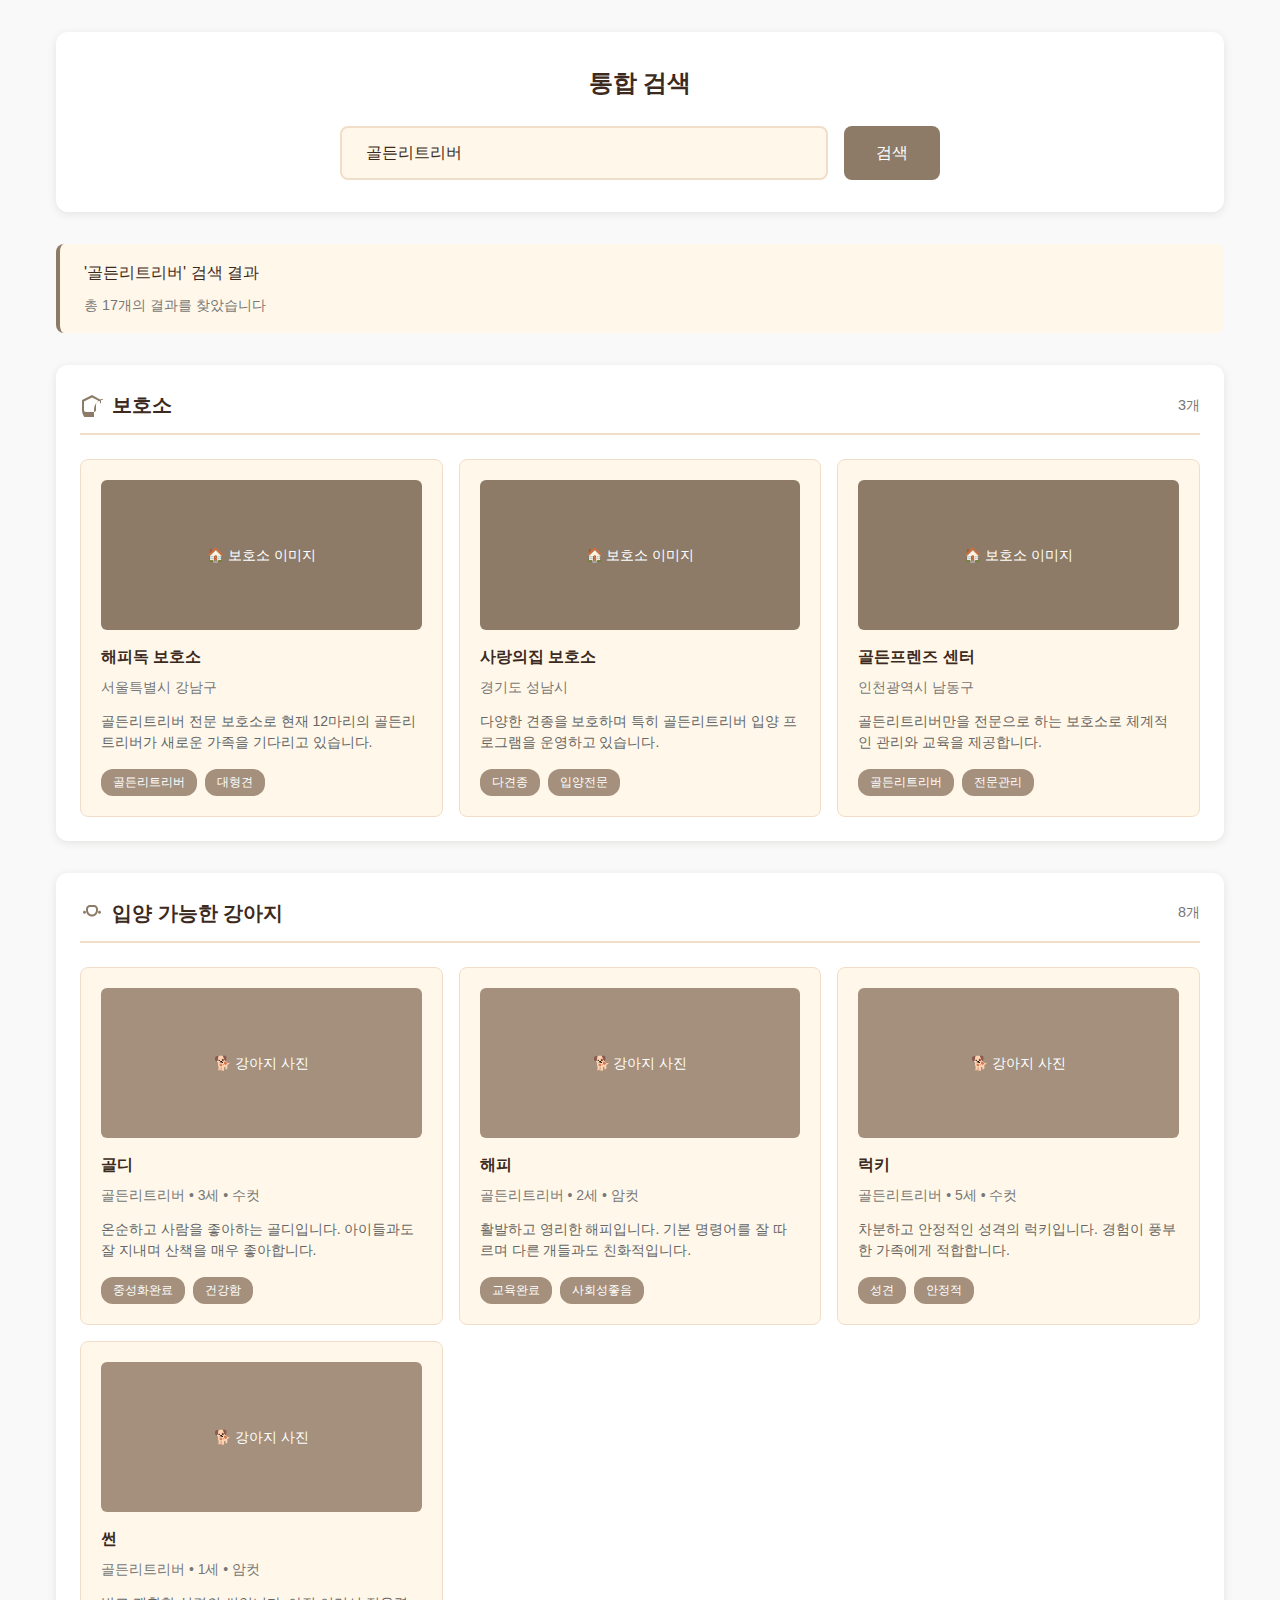
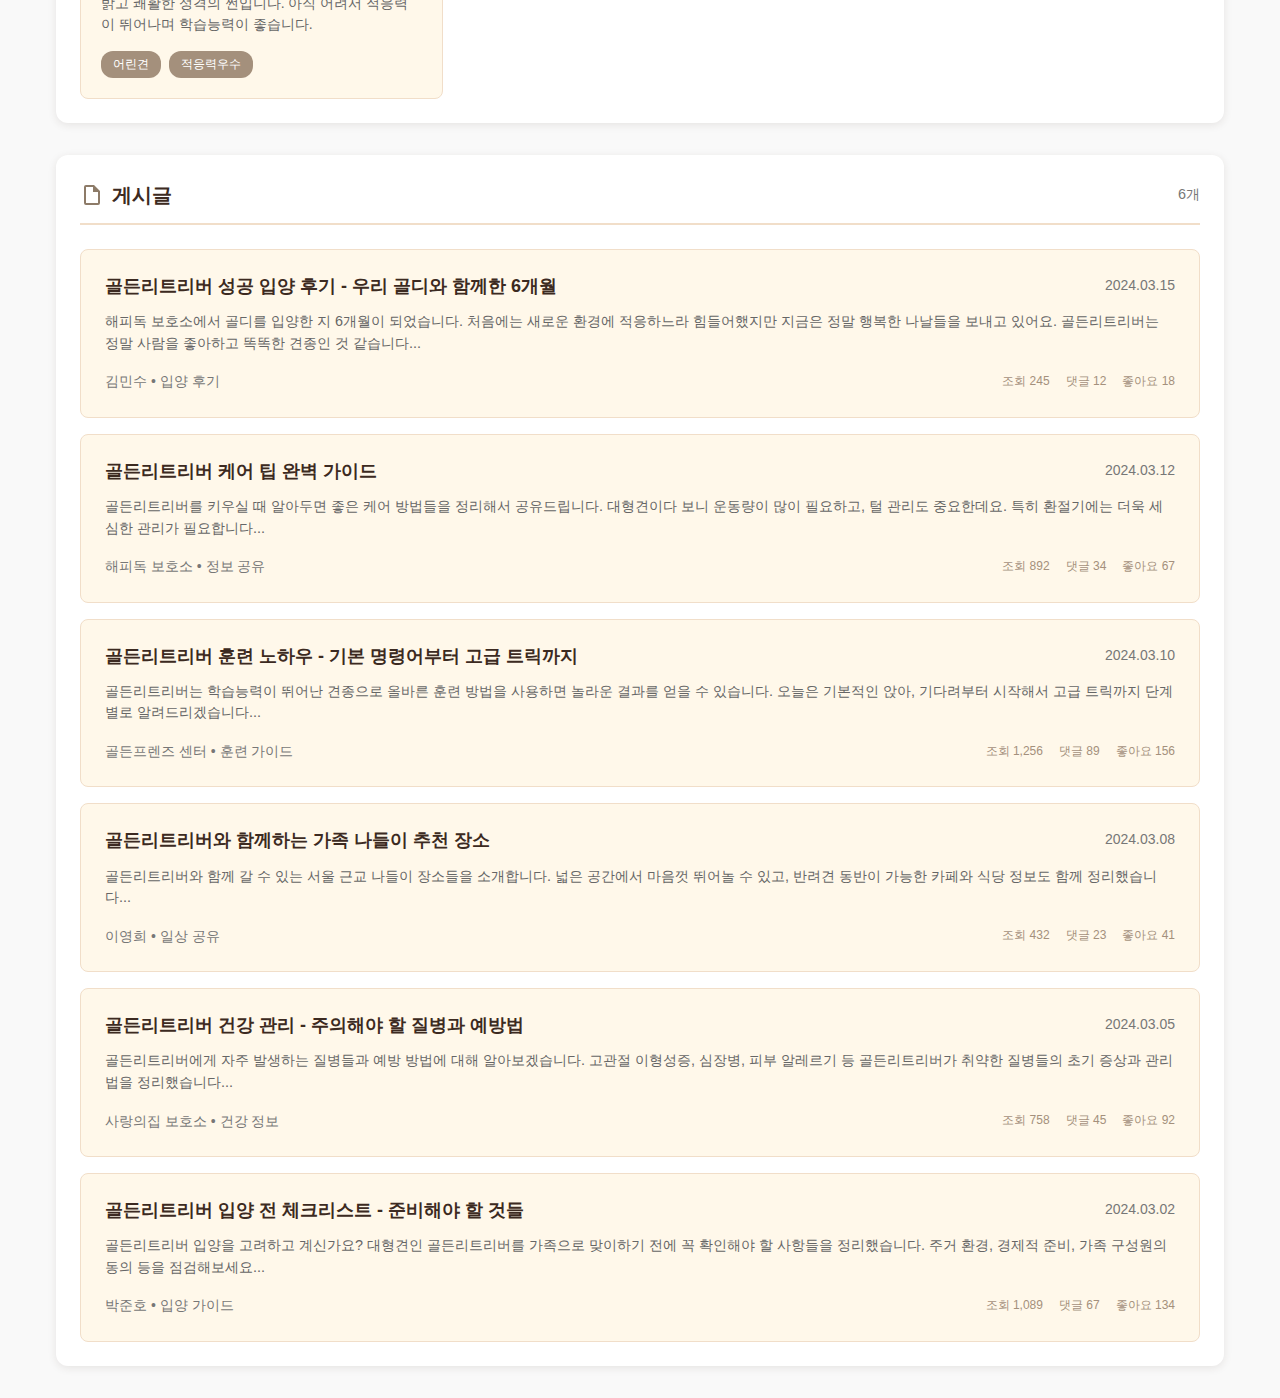
<file: src/main/webapp/views/search/index.html>
<!DOCTYPE html>
<html lang="ko">
<head>
    <meta charset="UTF-8">
    <meta name="viewport" content="width=device-width, initial-scale=1.0">
    <title>검색 결과 - 동반자</title>
    <style>
        * {
            margin: 0;
            padding: 0;
            box-sizing: border-box;
        }

        body {
            font-family: -apple-system, BlinkMacSystemFont, 'Segoe UI', 'Roboto', sans-serif;
            background-color: #F9F9F9;
            color: #3C2A21;
            line-height: 1.6;
        }

        .main-container {
            max-width: 1200px;
            margin: 0 auto;
            padding: 2rem 1rem;
        }

        .search-header {
            background-color: #FFFFFF;
            border-radius: 12px;
            padding: 2rem;
            margin-bottom: 2rem;
            box-shadow: 0 2px 8px rgba(60, 42, 33, 0.1);
        }

        .search-title {
            font-size: 1.5rem;
            font-weight: 600;
            color: #3C2A21;
            margin-bottom: 1.5rem;
            text-align: center;
        }

        .search-form {
            display: flex;
            gap: 1rem;
            max-width: 600px;
            margin: 0 auto;
        }

        .search-input {
            flex: 1;
            padding: 1rem 1.5rem;
            border: 2px solid #F1DEC9;
            border-radius: 8px;
            font-size: 1rem;
            background-color: #FFF8EA;
            color: #3C2A21;
            outline: none;
            transition: border-color 0.3s ease;
        }

        .search-input:focus {
            border-color: #8D7B68;
        }

        .search-input::placeholder {
            color: #777777;
        }

        .search-btn {
            padding: 1rem 2rem;
            background-color: #8D7B68;
            color: #FFFFFF;
            border: none;
            border-radius: 8px;
            font-size: 1rem;
            font-weight: 500;
            cursor: pointer;
            transition: background-color 0.3s ease;
        }

        .search-btn:hover {
            background-color: #A4907C;
        }

        .search-info {
            background-color: #FFF8EA;
            border-radius: 8px;
            padding: 1rem 1.5rem;
            margin-bottom: 2rem;
            border-left: 4px solid #8D7B68;
        }

        .search-query {
            font-size: 1rem;
            color: #3C2A21;
            margin-bottom: 0.5rem;
        }

        .search-count {
            font-size: 0.9rem;
            color: #777777;
        }

        .results-container {
            display: grid;
            gap: 2rem;
        }

        .result-section {
            background-color: #FFFFFF;
            border-radius: 12px;
            padding: 1.5rem;
            box-shadow: 0 2px 8px rgba(60, 42, 33, 0.1);
        }

        .section-header {
            display: flex;
            align-items: center;
            gap: 0.5rem;
            margin-bottom: 1.5rem;
            padding-bottom: 0.75rem;
            border-bottom: 2px solid #F1DEC9;
        }

        .section-icon {
            width: 24px;
            height: 24px;
            color: #8D7B68;
        }

        .section-title {
            font-size: 1.25rem;
            font-weight: 600;
            color: #3C2A21;
        }

        .section-count {
            font-size: 0.9rem;
            color: #777777;
            margin-left: auto;
        }

        .result-grid {
            display: grid;
            grid-template-columns: repeat(auto-fill, minmax(280px, 1fr));
            gap: 1rem;
        }

        .result-card {
            background-color: #FFF8EA;
            border-radius: 8px;
            padding: 1.25rem;
            border: 1px solid #F1DEC9;
            transition: transform 0.2s ease, box-shadow 0.2s ease;
            cursor: pointer;
        }

        .result-card:hover {
            transform: translateY(-2px);
            box-shadow: 0 4px 12px rgba(60, 42, 33, 0.15);
        }

        .card-image {
            width: 100%;
            height: 150px;
            background-color: #F1DEC9;
            border-radius: 6px;
            margin-bottom: 1rem;
            display: flex;
            align-items: center;
            justify-content: center;
            font-size: 0.875rem;
            color: #777777;
        }

        .card-title {
            font-size: 1rem;
            font-weight: 600;
            color: #3C2A21;
            margin-bottom: 0.5rem;
            line-height: 1.4;
        }

        .card-subtitle {
            font-size: 0.875rem;
            color: #777777;
            margin-bottom: 0.75rem;
        }

        .card-description {
            font-size: 0.875rem;
            color: #666666;
            line-height: 1.5;
            margin-bottom: 1rem;
        }

        .card-tags {
            display: flex;
            gap: 0.5rem;
            flex-wrap: wrap;
        }

        .tag {
            padding: 0.25rem 0.75rem;
            background-color: #A4907C;
            color: #FFFFFF;
            font-size: 0.75rem;
            border-radius: 12px;
            font-weight: 500;
        }

        .shelter-card .card-image {
            background-color: #8D7B68;
            color: #FFFFFF;
        }

        .animal-card .card-image {
            background-color: #A4907C;
            color: #FFFFFF;
        }

        /* 게시글 목록 스타일 */
        .post-list {
            display: flex;
            flex-direction: column;
            gap: 1rem;
        }

        .post-item {
            background-color: #FFF8EA;
            border-radius: 8px;
            padding: 1.5rem;
            border: 1px solid #F1DEC9;
            transition: transform 0.2s ease, box-shadow 0.2s ease;
            cursor: pointer;
        }

        .post-item:hover {
            transform: translateY(-1px);
            box-shadow: 0 4px 12px rgba(60, 42, 33, 0.15);
        }

        .post-header {
            display: flex;
            justify-content: space-between;
            align-items: flex-start;
            margin-bottom: 0.75rem;
        }

        .post-title {
            font-size: 1.125rem;
            font-weight: 600;
            color: #3C2A21;
            line-height: 1.4;
            margin: 0;
        }

        .post-meta {
            font-size: 0.875rem;
            color: #777777;
            white-space: nowrap;
            margin-left: 1rem;
        }

        .post-preview {
            font-size: 0.9rem;
            color: #666666;
            line-height: 1.5;
            margin-bottom: 1rem;
            display: -webkit-box;
            -webkit-line-clamp: 2;
            -webkit-box-orient: vertical;
            overflow: hidden;
        }

        .post-footer {
            display: flex;
            justify-content: space-between;
            align-items: center;
        }

        .post-author {
            font-size: 0.875rem;
            color: #777777;
        }

        .post-stats {
            display: flex;
            gap: 1rem;
            font-size: 0.75rem;
            color: #A4907C;
        }

        @media (max-width: 768px) {
            .main-container {
                padding: 1rem;
            }

            .search-form {
                flex-direction: column;
            }

            .result-grid {
                grid-template-columns: 1fr;
            }

            .section-header {
                flex-direction: column;
                align-items: flex-start;
                gap: 0.25rem;
            }

            .section-count {
                margin-left: 0;
            }

            .post-header {
                flex-direction: column;
                gap: 0.5rem;
            }

            .post-meta {
                margin-left: 0;
            }

            .post-footer {
                flex-direction: column;
                gap: 0.75rem;
                align-items: flex-start;
            }

            .post-stats {
                gap: 0.75rem;
            }
        }
    </style>
</head>
<body>
    <main class="main-container">
        <!-- 검색 영역 -->
        <section class="search-header">
            <h1 class="search-title">통합 검색</h1>
            <form class="search-form">
                <input type="text" class="search-input" placeholder="보호소, 강아지, 게시글을 검색해보세요" value="골든리트리버">
                <button type="submit" class="search-btn">검색</button>
            </form>
        </section>

        <!-- 검색 정보 -->
        <div class="search-info">
            <div class="search-query">'골든리트리버' 검색 결과</div>
            <div class="search-count">총 17개의 결과를 찾았습니다</div>
        </div>

        <!-- 검색 결과 -->
        <div class="results-container">
            <!-- 보호소 결과 -->
            <section class="result-section">
                <div class="section-header">
                    <svg class="section-icon" fill="currentColor" viewBox="0 0 24 24">
                        <path d="M12 2L2 7v10c0 5.55 3.84 10 9 11 1.16-.21 2-.3 3-.46V17c0-5.5 3.5-10 8-10h.5c.3 0 .5-.2.5-.5S22.8 6 22.5 6C18.9 6 16 8.9 16 12.5V17c0 1.1-.9 2-2 2H6c-1.1 0-2-.9-2-2V8.5L12 4.5 20 8.5V10c0 .3.2.5.5.5S21 10.3 21 10V7L12 2z"/>
                    </svg>
                    <h2 class="section-title">보호소</h2>
                    <span class="section-count">3개</span>
                </div>
                <div class="result-grid">
                    <div class="result-card shelter-card">
                        <div class="card-image">🏠 보호소 이미지</div>
                        <div class="card-title">해피독 보호소</div>
                        <div class="card-subtitle">서울특별시 강남구</div>
                        <div class="card-description">골든리트리버 전문 보호소로 현재 12마리의 골든리트리버가 새로운 가족을 기다리고 있습니다.</div>
                        <div class="card-tags">
                            <span class="tag">골든리트리버</span>
                            <span class="tag">대형견</span>
                        </div>
                    </div>
                    <div class="result-card shelter-card">
                        <div class="card-image">🏠 보호소 이미지</div>
                        <div class="card-title">사랑의집 보호소</div>
                        <div class="card-subtitle">경기도 성남시</div>
                        <div class="card-description">다양한 견종을 보호하며 특히 골든리트리버 입양 프로그램을 운영하고 있습니다.</div>
                        <div class="card-tags">
                            <span class="tag">다견종</span>
                            <span class="tag">입양전문</span>
                        </div>
                    </div>
                    <div class="result-card shelter-card">
                        <div class="card-image">🏠 보호소 이미지</div>
                        <div class="card-title">골든프렌즈 센터</div>
                        <div class="card-subtitle">인천광역시 남동구</div>
                        <div class="card-description">골든리트리버만을 전문으로 하는 보호소로 체계적인 관리와 교육을 제공합니다.</div>
                        <div class="card-tags">
                            <span class="tag">골든리트리버</span>
                            <span class="tag">전문관리</span>
                        </div>
                    </div>
                </div>
            </section>

            <!-- 강아지 결과 -->
            <section class="result-section">
                <div class="section-header">
                    <svg class="section-icon" fill="currentColor" viewBox="0 0 24 24">
                        <path d="M4.5 12.75C5.33 12.75 6 12.08 6 11.25S5.33 9.75 4.5 9.75 3 10.42 3 11.25 3.67 12.75 4.5 12.75zM19.5 12.75C20.33 12.75 21 12.08 21 11.25S20.33 9.75 19.5 9.75 18 10.42 18 11.25 18.67 12.75 19.5 12.75zM12 15.5C8.69 15.5 6 12.81 6 9.5V8C6 5.79 7.79 4 10 4H14C16.21 4 18 5.79 18 8V9.5C18 12.81 15.31 15.5 12 15.5zM10 6C8.9 6 8 6.9 8 8V9.5C8 11.71 9.79 13.5 12 13.5S16 11.71 16 9.5V8C16 6.9 15.1 6 14 6H10z"/>
                    </svg>
                    <h2 class="section-title">입양 가능한 강아지</h2>
                    <span class="section-count">8개</span>
                </div>
                <div class="result-grid">
                    <div class="result-card animal-card">
                        <div class="card-image">🐕 강아지 사진</div>
                        <div class="card-title">골디</div>
                        <div class="card-subtitle">골든리트리버 • 3세 • 수컷</div>
                        <div class="card-description">온순하고 사람을 좋아하는 골디입니다. 아이들과도 잘 지내며 산책을 매우 좋아합니다.</div>
                        <div class="card-tags">
                            <span class="tag">중성화완료</span>
                            <span class="tag">건강함</span>
                        </div>
                    </div>
                    <div class="result-card animal-card">
                        <div class="card-image">🐕 강아지 사진</div>
                        <div class="card-title">해피</div>
                        <div class="card-subtitle">골든리트리버 • 2세 • 암컷</div>
                        <div class="card-description">활발하고 영리한 해피입니다. 기본 명령어를 잘 따르며 다른 개들과도 친화적입니다.</div>
                        <div class="card-tags">
                            <span class="tag">교육완료</span>
                            <span class="tag">사회성좋음</span>
                        </div>
                    </div>
                    <div class="result-card animal-card">
                        <div class="card-image">🐕 강아지 사진</div>
                        <div class="card-title">럭키</div>
                        <div class="card-subtitle">골든리트리버 • 5세 • 수컷</div>
                        <div class="card-description">차분하고 안정적인 성격의 럭키입니다. 경험이 풍부한 가족에게 적합합니다.</div>
                        <div class="card-tags">
                            <span class="tag">성견</span>
                            <span class="tag">안정적</span>
                        </div>
                    </div>
                    <div class="result-card animal-card">
                        <div class="card-image">🐕 강아지 사진</div>
                        <div class="card-title">썬</div>
                        <div class="card-subtitle">골든리트리버 • 1세 • 암컷</div>
                        <div class="card-description">밝고 쾌활한 성격의 썬입니다. 아직 어려서 적응력이 뛰어나며 학습능력이 좋습니다.</div>
                        <div class="card-tags">
                            <span class="tag">어린견</span>
                            <span class="tag">적응력우수</span>
                        </div>
                    </div>
                </div>
            </section>

            <!-- 게시글 결과 -->
            <section class="result-section">
                <div class="section-header">
                    <svg class="section-icon" fill="currentColor" viewBox="0 0 24 24">
                        <path d="M14,2H6A2,2 0 0,0 4,4V20A2,2 0 0,0 6,22H18A2,2 0 0,0 20,20V8L14,2M18,20H6V4H13V9H18V20Z"/>
                    </svg>
                    <h2 class="section-title">게시글</h2>
                    <span class="section-count">6개</span>
                </div>
                <div class="post-list">
                    <article class="post-item">
                        <div class="post-header">
                            <h3 class="post-title">골든리트리버 성공 입양 후기 - 우리 골디와 함께한 6개월</h3>
                            <div class="post-meta">2024.03.15</div>
                        </div>
                        <div class="post-preview">
                            해피독 보호소에서 골디를 입양한 지 6개월이 되었습니다. 처음에는 새로운 환경에 적응하느라 힘들어했지만 지금은 정말 행복한 나날들을 보내고 있어요. 골든리트리버는 정말 사람을 좋아하고 똑똑한 견종인 것 같습니다...
                        </div>
                        <div class="post-footer">
                            <div class="post-author">김민수 • 입양 후기</div>
                            <div class="post-stats">
                                <span>조회 245</span>
                                <span>댓글 12</span>
                                <span>좋아요 18</span>
                            </div>
                        </div>
                    </article>
                    
                    <article class="post-item">
                        <div class="post-header">
                            <h3 class="post-title">골든리트리버 케어 팁 완벽 가이드</h3>
                            <div class="post-meta">2024.03.12</div>
                        </div>
                        <div class="post-preview">
                            골든리트리버를 키우실 때 알아두면 좋은 케어 방법들을 정리해서 공유드립니다. 대형견이다 보니 운동량이 많이 필요하고, 털 관리도 중요한데요. 특히 환절기에는 더욱 세심한 관리가 필요합니다...
                        </div>
                        <div class="post-footer">
                            <div class="post-author">해피독 보호소 • 정보 공유</div>
                            <div class="post-stats">
                                <span>조회 892</span>
                                <span>댓글 34</span>
                                <span>좋아요 67</span>
                            </div>
                        </div>
                    </article>
                    
                    <article class="post-item">
                        <div class="post-header">
                            <h3 class="post-title">골든리트리버 훈련 노하우 - 기본 명령어부터 고급 트릭까지</h3>
                            <div class="post-meta">2024.03.10</div>
                        </div>
                        <div class="post-preview">
                            골든리트리버는 학습능력이 뛰어난 견종으로 올바른 훈련 방법을 사용하면 놀라운 결과를 얻을 수 있습니다. 오늘은 기본적인 앉아, 기다려부터 시작해서 고급 트릭까지 단계별로 알려드리겠습니다...
                        </div>
                        <div class="post-footer">
                            <div class="post-author">골든프렌즈 센터 • 훈련 가이드</div>
                            <div class="post-stats">
                                <span>조회 1,256</span>
                                <span>댓글 89</span>
                                <span>좋아요 156</span>
                            </div>
                        </div>
                    </article>
                    
                    <article class="post-item">
                        <div class="post-header">
                            <h3 class="post-title">골든리트리버와 함께하는 가족 나들이 추천 장소</h3>
                            <div class="post-meta">2024.03.08</div>
                        </div>
                        <div class="post-preview">
                            골든리트리버와 함께 갈 수 있는 서울 근교 나들이 장소들을 소개합니다. 넓은 공간에서 마음껏 뛰어놀 수 있고, 반려견 동반이 가능한 카페와 식당 정보도 함께 정리했습니다...
                        </div>
                        <div class="post-footer">
                            <div class="post-author">이영희 • 일상 공유</div>
                            <div class="post-stats">
                                <span>조회 432</span>
                                <span>댓글 23</span>
                                <span>좋아요 41</span>
                            </div>
                        </div>
                    </article>
                    
                    <article class="post-item">
                        <div class="post-header">
                            <h3 class="post-title">골든리트리버 건강 관리 - 주의해야 할 질병과 예방법</h3>
                            <div class="post-meta">2024.03.05</div>
                        </div>
                        <div class="post-preview">
                            골든리트리버에게 자주 발생하는 질병들과 예방 방법에 대해 알아보겠습니다. 고관절 이형성증, 심장병, 피부 알레르기 등 골든리트리버가 취약한 질병들의 초기 증상과 관리법을 정리했습니다...
                        </div>
                        <div class="post-footer">
                            <div class="post-author">사랑의집 보호소 • 건강 정보</div>
                            <div class="post-stats">
                                <span>조회 758</span>
                                <span>댓글 45</span>
                                <span>좋아요 92</span>
                            </div>
                        </div>
                    </article>
                    
                    <article class="post-item">
                        <div class="post-header">
                            <h3 class="post-title">골든리트리버 입양 전 체크리스트 - 준비해야 할 것들</h3>
                            <div class="post-meta">2024.03.02</div>
                        </div>
                        <div class="post-preview">
                            골든리트리버 입양을 고려하고 계신가요? 대형견인 골든리트리버를 가족으로 맞이하기 전에 꼭 확인해야 할 사항들을 정리했습니다. 주거 환경, 경제적 준비, 가족 구성원의 동의 등을 점검해보세요...
                        </div>
                        <div class="post-footer">
                            <div class="post-author">박준호 • 입양 가이드</div>
                            <div class="post-stats">
                                <span>조회 1,089</span>
                                <span>댓글 67</span>
                                <span>좋아요 134</span>
                            </div>
                        </div>
                    </article>
                </div>
            </section>
        </div>
    </main>
</body>
</html>
</file>
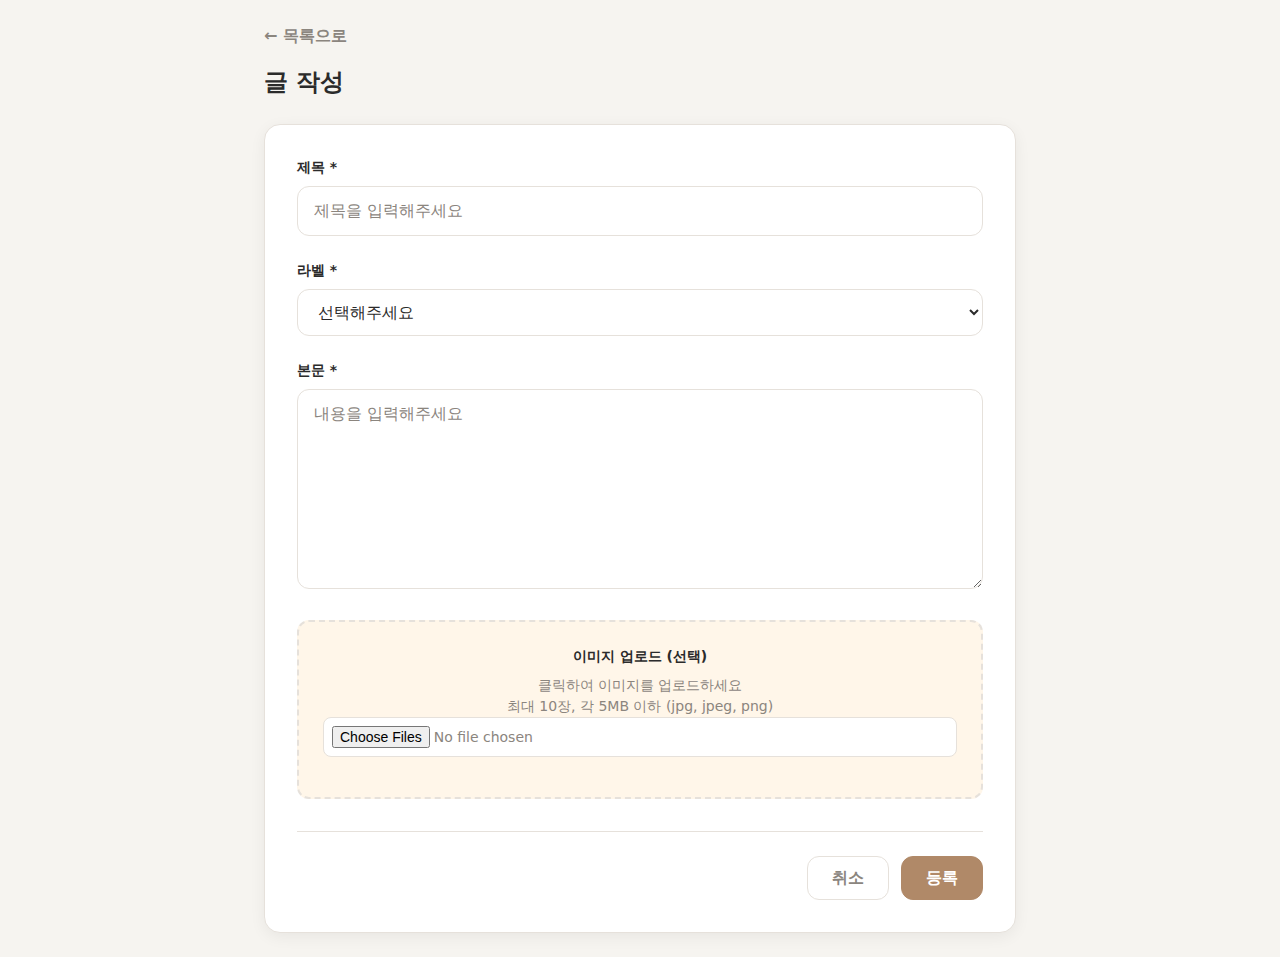
<file: src/main/webapp/views/board/post.html>
<!DOCTYPE html>
<html lang="ko">
<head>
  <meta charset="UTF-8">
  <title>글 작성</title>
  <meta name="viewport" content="width=device-width, initial-scale=1">
  
  <style>
  /* ===== 토큰 / 베이스 ===== */
  *,*::before,*::after{ box-sizing:border-box }
  html,body{ margin:0; padding:0 }
  img{ max-width:100%; display:block }
  a{ color:inherit; text-decoration:none }
  button,input,select,textarea{ font:inherit }
  :root{
    --bg:#F6F4F0;
    --surface:#FFFFFF;
    --text:#2B2B2B;
    --muted:#8B857E;
    --border:#E6E1DB;
    --shadow:0 4px 16px rgba(0,0,0,.06);
    
    --accent-bar:#FFF6E9;
    --brand:#B08968;
    --brand-strong:#8C6A4E;
    
    --danger:#E86060;
    --success:#2E8B57;
    
    --radius-xl:16px;
    --radius-lg:12px;
  }

  body{
    background:var(--bg);
    color:var(--text);
    font-family:system-ui,-apple-system,"Segoe UI",Roboto,"Noto Sans KR",sans-serif;
    line-height:1.5; font-size:16px;
  }
  h1,h2,h3{ margin:0 }

  /* ===== 레이아웃 ===== */
  main{
    max-width:800px;
    margin:0 auto;
    padding:24px;
  }

  /* ===== 뒤로가기 ===== */
  main > div:first-child{
    margin-bottom:16px;
  }
  main > div:first-child a{
    display:inline-flex; align-items:center; gap:8px;
    color:var(--muted); font-weight:600;
    transition:color .2s ease;
  }
  main > div:first-child a:hover{
    color:var(--brand);
  }

  /* ===== 페이지 헤더 ===== */
  main > h1{
    font-size:24px; font-weight:800;
    margin-bottom:24px;
  }

  /* ===== 폼 컨테이너 ===== */
  main > form{
    background:var(--surface);
    border:1px solid var(--border);
    border-radius:var(--radius-xl);
    box-shadow:var(--shadow);
    padding:32px;
  }

  /* ===== 폼 그룹 ===== */
  main > form > div{
    margin-bottom:24px;
  }
  main > form > div:last-of-type{
    margin-bottom:0;
  }

  /* ===== 라벨 ===== */
  main > form label{
    display:block;
    font-weight:600; font-size:14px;
    color:var(--text);
    margin-bottom:8px;
  }

  /* ===== 입력 필드 ===== */
  main > form input[type="text"],
  main > form select,
  main > form textarea{
    width:100%;
    padding:12px 16px;
    border:1px solid var(--border);
    border-radius:var(--radius-lg);
    background:#fff;
    color:var(--text);
    font-size:16px;
    transition:border-color .2s ease, box-shadow .2s ease;
  }
  main > form input[type="text"]:focus,
  main > form select:focus,
  main > form textarea:focus{
    outline:none;
    border-color:var(--brand);
    box-shadow:0 0 0 3px rgba(176, 137, 104, 0.1);
  }
  main > form input::placeholder,
  main > form textarea::placeholder{
    color:var(--muted);
  }

  /* ===== 셀렉트 박스 ===== */
  main > form select{
    cursor:pointer;
  }

  /* ===== 텍스트에어리어 ===== */
  main > form textarea{
    min-height:200px;
    resize:vertical;
  }

  /* ===== 이미지 업로드 영역 ===== */
  main > form > div:has(input[type="file"]){
    border:2px dashed var(--border);
    border-radius:var(--radius-lg);
    padding:24px;
    text-align:center;
    background:var(--accent-bar);
    transition:border-color .2s ease, background .2s ease;
  }
  main > form > div:has(input[type="file"]):hover{
    border-color:var(--brand);
    background:rgba(255, 246, 233, 0.5);
  }
  main > form > div:has(input[type="file"]) > div:first-child{
    font-weight:600; color:var(--brand-strong);
    margin-bottom:4px;
  }
  main > form > div:has(input[type="file"]) > div:nth-child(2){
    font-size:14px; color:var(--muted);
    margin-bottom:16px;
  }
  main > form input[type="file"]{
    width:100%;
    padding:8px;
    border:1px solid var(--border);
    border-radius:8px;
    background:#fff;
    cursor:pointer;
  }

  /* ===== 버튼 그룹 ===== */
  main > form > div:last-of-type{
    display:flex; justify-content:flex-end; gap:12px;
    margin-top:32px;
    padding-top:24px;
    border-top:1px solid var(--border);
  }

  /* ===== 버튼 ===== */
  main > form button{
    height:44px; padding:0 24px; border-radius:var(--radius-lg);
    font-weight:600; font-size:16px;
    cursor:pointer;
    transition:all .2s ease;
  }
  main > form button[type="button"]{
    background:#fff; color:var(--muted);
    border:1px solid var(--border);
  }
  main > form button[type="button"]:hover{
    background:var(--accent-bar); color:var(--text);
    border-color:var(--brand);
  }
  main > form button[type="submit"]{
    background:var(--brand); color:#fff;
    border:1px solid var(--brand);
  }
  main > form button[type="submit"]:hover{
    background:var(--brand-strong);
    border-color:var(--brand-strong);
  }

  /* ===== 반응형 ===== */
  @media (max-width:768px){
    main{ padding:16px; }
    main > form{ padding:24px; }
    main > form > div:last-of-type{
      flex-direction:column;
    }
    main > form button{
      width:100%;
    }
  }
  </style>
</head>
<body>
<main>
  <div>
    <a href="list.html">← 목록으로</a>
  </div>

  <h1>글 작성</h1>

  <form method="get" action="" enctype="multipart/form-data">
    <div>
      <label for="title">제목 *</label>
      <input type="text" id="title" name="title" placeholder="제목을 입력해주세요" required maxlength="200">
    </div>

    <div>
      <label for="label">라벨 *</label>
      <select id="label" name="label" required>
        <option value="">선택해주세요</option>
        <option value="volunteer">봉사후기</option>
        <option value="adoption">입양후기</option>
        <option value="info">정보</option>
        <option value="review">후기</option>
        <option value="question">질문</option>
        <option value="general">일반</option>
      </select>
    </div>

    <div>
      <label for="content">본문 *</label>
      <textarea id="content" name="content" placeholder="내용을 입력해주세요" required maxlength="5000"></textarea>
    </div>

    <div>
      <label>이미지 업로드 (선택)</label>
      <div>
        <div>클릭하여 이미지를 업로드하세요</div>
        <div>최대 10장, 각 5MB 이하 (jpg, jpeg, png)</div>
        <input type="file" name="images" multiple accept="image/*">
      </div>
    </div>

    <div>
      <button type="button">취소</button>
      <button type="submit">등록</button>
    </div>
  </form>
</main>
</body>
</html>
</file>
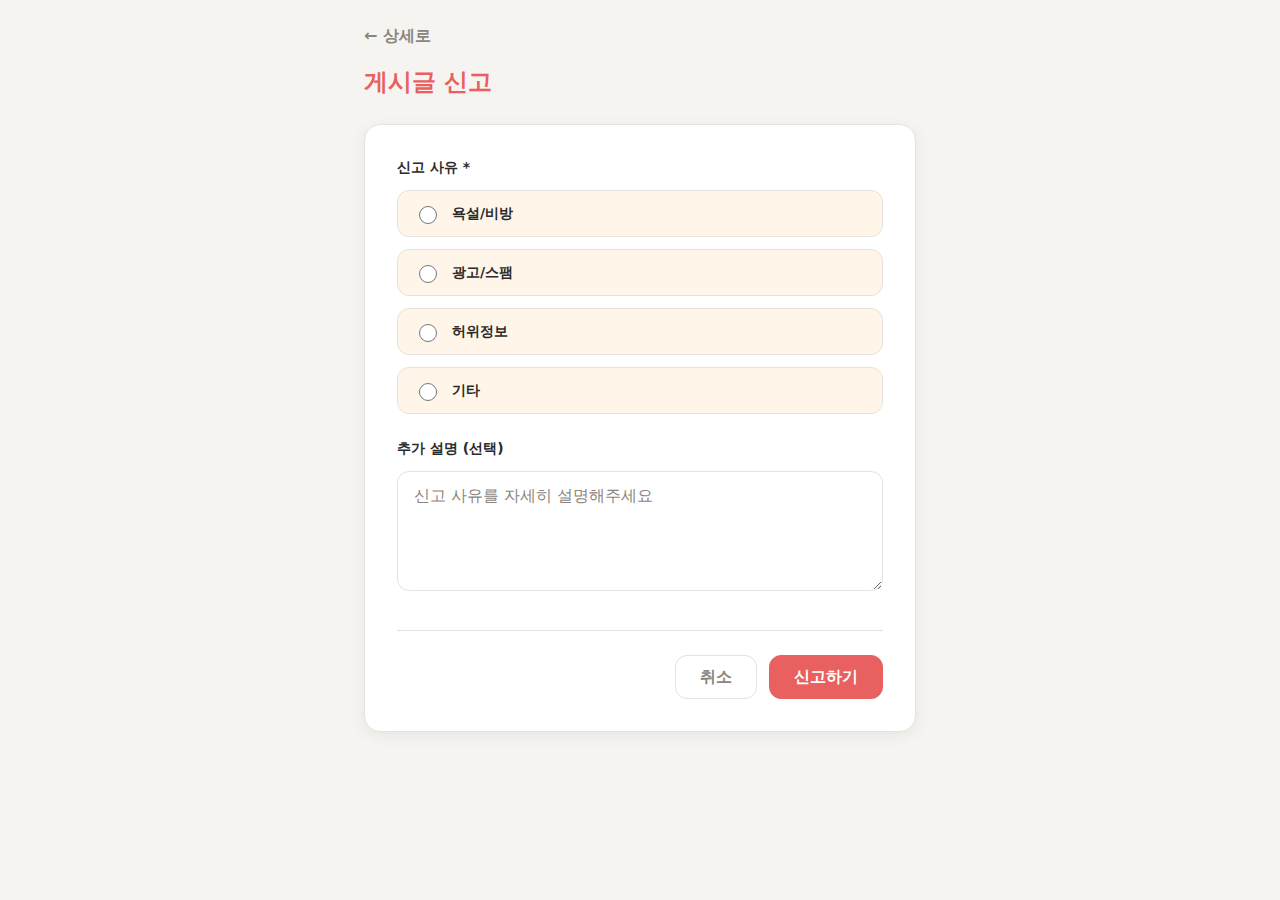
<file: src/main/webapp/views/board/report-post.html>
<!DOCTYPE html>
<html lang="ko">
<head>
  <meta charset="UTF-8">
  <title>게시글 신고</title>
  <meta name="viewport" content="width=device-width, initial-scale=1">
  
  <style>
  /* ===== 토큰 / 베이스 ===== */
  *,*::before,*::after{ box-sizing:border-box }
  html,body{ margin:0; padding:0 }
  img{ max-width:100%; display:block }
  a{ color:inherit; text-decoration:none }
  button,input,select,textarea{ font:inherit }
  :root{
    --bg:#F6F4F0;
    --surface:#FFFFFF;
    --text:#2B2B2B;
    --muted:#8B857E;
    --border:#E6E1DB;
    --shadow:0 4px 16px rgba(0,0,0,.06);
    
    --accent-bar:#FFF6E9;
    --brand:#B08968;
    --brand-strong:#8C6A4E;
    
    --danger:#E86060;
    --success:#2E8B57;
    
    --radius-xl:16px;
    --radius-lg:12px;
  }

  body{
    background:var(--bg);
    color:var(--text);
    font-family:system-ui,-apple-system,"Segoe UI",Roboto,"Noto Sans KR",sans-serif;
    line-height:1.5; font-size:16px;
  }
  h1,h2,h3{ margin:0 }

  /* ===== 레이아웃 ===== */
  main{
    max-width:600px;
    margin:0 auto;
    padding:24px;
  }

  /* ===== 뒤로가기 ===== */
  main > div:first-child{
    margin-bottom:16px;
  }
  main > div:first-child a{
    display:inline-flex; align-items:center; gap:8px;
    color:var(--muted); font-weight:600;
    transition:color .2s ease;
  }
  main > div:first-child a:hover{
    color:var(--brand);
  }

  /* ===== 페이지 헤더 ===== */
  main > h1{
    font-size:24px; font-weight:800;
    margin-bottom:24px;
    color:var(--danger);
  }

  /* ===== 폼 컨테이너 ===== */
  main > form{
    background:var(--surface);
    border:1px solid var(--border);
    border-radius:var(--radius-xl);
    box-shadow:var(--shadow);
    padding:32px;
  }

  /* ===== 폼 그룹 ===== */
  main > form > div{
    margin-bottom:24px;
  }
  main > form > div:last-of-type{
    margin-bottom:0;
  }

  /* ===== 라벨 ===== */
  main > form label{
    display:block;
    font-weight:600; font-size:14px;
    color:var(--text);
    margin-bottom:12px;
  }

  /* ===== 라디오 버튼 그룹 ===== */
  main > form > div:first-child > div{
    display:flex; flex-direction:column; gap:12px;
  }
  main > form > div:first-child > div > label{
    display:flex; align-items:center; gap:12px;
    padding:12px 16px;
    background:var(--accent-bar);
    border:1px solid var(--border);
    border-radius:var(--radius-lg);
    cursor:pointer;
    transition:all .2s ease;
    margin-bottom:0;
  }
  main > form > div:first-child > div > label:hover{
    background:rgba(255, 246, 233, 0.7);
    border-color:var(--brand);
  }
  main > form > div:first-child > div > label input[type="radio"]{
    width:18px; height:18px;
    accent-color:var(--brand);
  }
  main > form > div:first-child > div > label input[type="radio"]:checked + span{
    color:var(--brand-strong);
    font-weight:700;
  }

  /* ===== 텍스트에어리어 ===== */
  main > form textarea{
    width:100%; min-height:120px; padding:12px 16px;
    border:1px solid var(--border); border-radius:var(--radius-lg);
    background:#fff; color:var(--text); font-size:16px;
    resize:vertical; transition:border-color .2s ease;
  }
  main > form textarea:focus{
    outline:none; border-color:var(--brand);
    box-shadow:0 0 0 3px rgba(176, 137, 104, 0.1);
  }
  main > form textarea::placeholder{
    color:var(--muted);
  }

  /* ===== 버튼 그룹 ===== */
  main > form > div:last-of-type{
    display:flex; justify-content:flex-end; gap:12px;
    margin-top:32px;
    padding-top:24px;
    border-top:1px solid var(--border);
  }

  /* ===== 버튼 ===== */
  main > form button{
    height:44px; padding:0 24px; border-radius:var(--radius-lg);
    font-weight:600; font-size:16px;
    cursor:pointer;
    transition:all .2s ease;
  }
  main > form button[type="button"]{
    background:#fff; color:var(--muted);
    border:1px solid var(--border);
  }
  main > form button[type="button"]:hover{
    background:var(--accent-bar); color:var(--text);
    border-color:var(--brand);
  }
  main > form button[type="submit"]{
    background:var(--danger); color:#fff;
    border:1px solid var(--danger);
  }
  main > form button[type="submit"]:hover{
    background:#d32f2f;
    border-color:#d32f2f;
  }

  /* ===== 반응형 ===== */
  @media (max-width:768px){
    main{ padding:16px; }
    main > form{ padding:24px; }
    main > form > div:last-of-type{
      flex-direction:column;
    }
    main > form button{
      width:100%;
    }
  }
  </style>
</head>
<body>
<main>
  <div>
    <a href="detail.html?id=1">← 상세로</a>
  </div>

  <h1>게시글 신고</h1>

  <form method="get" action="">
    <div>
      <label>신고 사유 *</label>
      <div>
        <label><input type="radio" name="reason" value="abuse" required><span>욕설/비방</span></label>
        <label><input type="radio" name="reason" value="spam"><span>광고/스팸</span></label>
        <label><input type="radio" name="reason" value="false"><span>허위정보</span></label>
        <label><input type="radio" name="reason" value="other"><span>기타</span></label>
      </div>
    </div>

    <div>
      <label for="description">추가 설명 (선택)</label>
      <textarea id="description" name="description" placeholder="신고 사유를 자세히 설명해주세요" maxlength="1000"></textarea>
    </div>

    <div>
      <button type="button">취소</button>
      <button type="submit">신고하기</button>
    </div>
  </form>
</main>
</body>
</html>
</file>
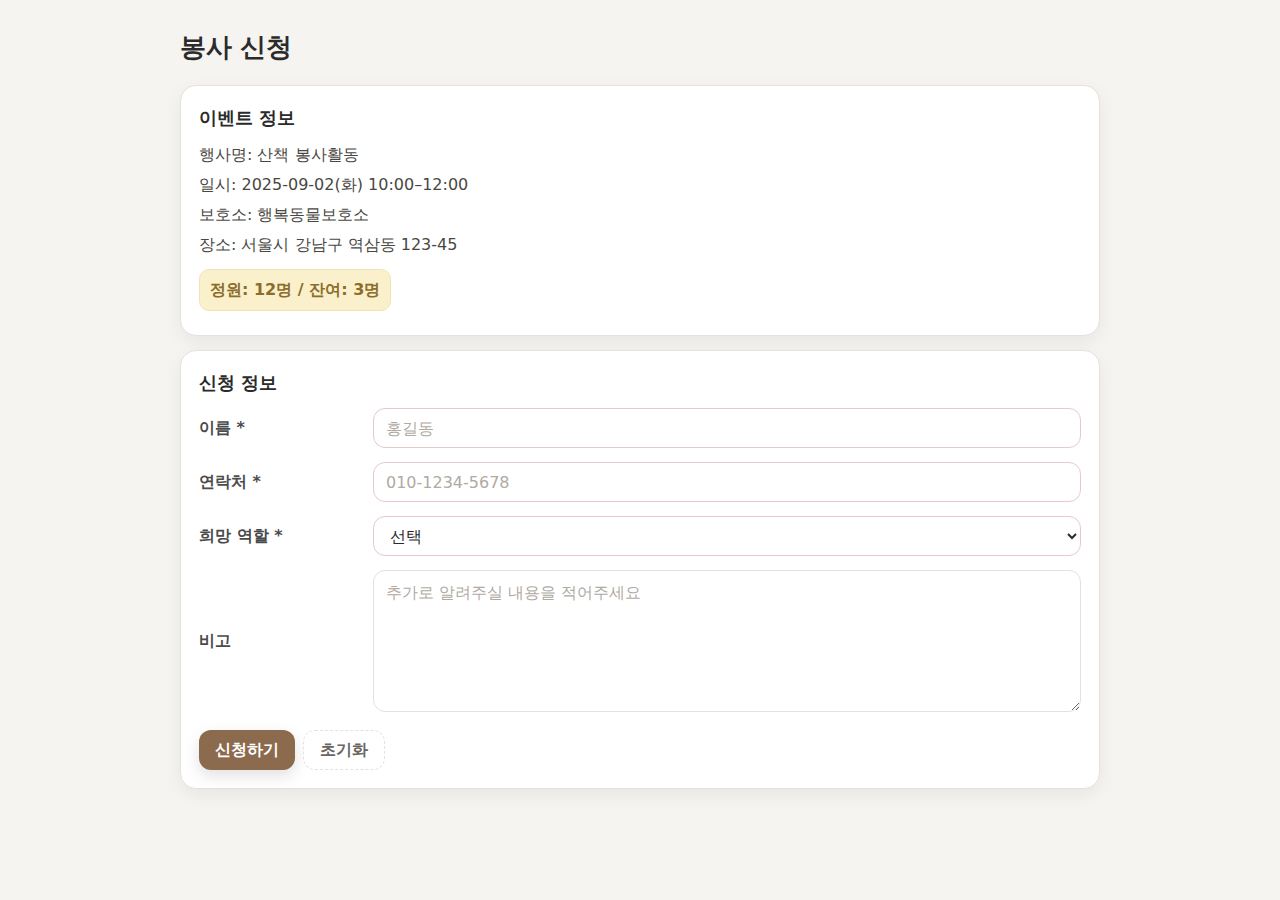
<file: src/main/webapp/views/volunteer/apply.html>
<!DOCTYPE html>
<html lang="ko">
<head>
  <meta charset="UTF-8" />
  <title>봉사 신청</title>
  <meta name="viewport" content="width=device-width, initial-scale=1" />
  <style>
  /* ===== Tokens / Reset ===== */
  *,*::before,*::after{box-sizing:border-box}
  html,body{margin:0;padding:0}
  button,input,select,textarea{font:inherit}
  a{text-decoration:none;color:inherit}

  :root{
    --bg:#F6F4F0;
    --surface:#FFFFFF;
    --text:#2B2B2B;
    --muted:#8B857E;
    --border:#E6E1DB;
    --shadow:0 6px 18px rgba(0,0,0,.06);

    --brand:#B08968;
    --brand-strong:#8C6A4E;

    --ok:#2E8B57;
    --ok-bg:#DDF5E6;

    --warn:#8A6D2A;
    --warn-bg:#FBF0CC;

    --danger:#C84E4E;
    --danger-bg:#FAEAEA;

    --radius-xl:16px;
    --radius-lg:12px;
  }

  body{
    background:var(--bg);
    color:var(--text);
    font-family:system-ui,-apple-system,"Segoe UI",Roboto,"Noto Sans KR",sans-serif;
    line-height:1.5; font-size:16px;
  }

  /* ===== Layout ===== */
  main{
    max-width:960px;
    margin:0 auto;
    padding:28px 20px 40px;
  }
  main > h1{
    margin:0 0 18px 0;
    font-size:26px; font-weight:900;
    letter-spacing:-.2px;
  }

  /* ===== Section Card ===== */
  section{
    background:var(--surface);
    border:1px solid var(--border);
    border-radius:var(--radius-xl);
    box-shadow:var(--shadow);
    padding:18px;
  }
  section + section{ margin-top:14px; }
  section > h2{
    margin:0 0 12px 0;
    font-size:18px; font-weight:800;
  }

  /* ===== Event details ===== */
  section:first-of-type p{
    margin:6px 0;
    color:#4a4742;
  }
  /* 잔여 인원 강조 */
  section:first-of-type p:last-child{
    display:inline-flex; align-items:center; gap:8px;
    padding:8px 10px; border-radius:10px;
    background:var(--warn-bg); color:var(--warn);
    border:1px solid #F1E2B9; font-weight:800;
  }

  /* ===== Form ===== */
  form{
    display:flex; flex-direction:column; gap:14px;
  }
  form p{ margin:0; }

  /* Label + control stack */
  label{
    display:inline-block; margin-bottom:6px; font-weight:800; color:#4b4b4b;
  }
  input[type="text"],
  input[type="tel"],
  select,
  textarea{
    width:100%;
    height:40px;
    padding:0 12px;
    border:1px solid var(--border);
    border-radius:12px;
    background:#fff; color:var(--text);
    transition:border-color .12s ease, box-shadow .12s ease;
  }
  textarea{ height:auto; padding:10px 12px; resize:vertical; min-height:120px; }

  input::placeholder, textarea::placeholder{ color:#B0AAA3 }

  input:focus, select:focus, textarea:focus{
    outline:none;
    border-color:#D7C8B7;
    box-shadow:0 0 0 3px rgba(176,137,104,.15);
  }

  /* HTML5 validation visuals */
  input:required:invalid, select:required:invalid{
    border-color:#E7C9C9;
  }
  input:required:valid, select:required:valid{
    border-color:#CBEBD7;
    box-shadow:0 0 0 3px rgba(46,139,87,.08);
  }

  /* Actions */
  form p:last-child{
    display:flex; gap:8px; flex-wrap:wrap;
    margin-top:4px;
  }
  button{
    height:40px; padding:0 16px; border-radius:12px; cursor:pointer;
    font-weight:800;
  }
  button[type="submit"]{
    border:none; color:#fff; background:var(--brand-strong);
    box-shadow:0 6px 16px rgba(0,0,0,.12);
  }
  button[type="submit"]:hover{ filter:brightness(1.05) }

  button[type="reset"]{
    border:1px dashed var(--border); color:#6B6460; background:#fff;
  }
  button[type="reset"]:hover{ border-style:solid }

  /* Helper: inline grid on wide screens */
  @media (min-width:680px){
    form p:not(:last-child){
      display:grid; grid-template-columns: 160px 1fr; align-items:center; gap:14px;
    }
    label{ margin:0 }
  }

  /* Mobile tweaks */
  @media (max-width:520px){
    main{ padding:22px 14px 32px }
    main > h1{ font-size:24px }
    section{ padding:16px }
  }
  </style>
</head>
<body>
  <main>
    <h1>봉사 신청</h1>

    <!-- 이벤트 정보 -->
    <section>
      <h2>이벤트 정보</h2>
      <p>행사명: 산책 봉사활동</p>
      <p>일시: 2025-09-02(화) 10:00–12:00</p>
      <p>보호소: 행복동물보호소</p>
      <p>장소: 서울시 강남구 역삼동 123-45</p>
      <p>정원: 12명 / 잔여: 3명</p>
    </section>

    <!-- 신청 폼 -->
    <section>
      <h2>신청 정보</h2>
      <form method="get" action="">
        <p>
          <label for="name">이름 *</label>
          <input type="text" id="name" name="name" required maxlength="50" placeholder="홍길동">
        </p>

        <p>
          <label for="phone">연락처 *</label>
          <input type="tel" id="phone" name="phone" placeholder="010-1234-5678" required pattern="^01[0-9]-\d{3,4}-\d{4}$">
        </p>

        <p>
          <label for="role">희망 역할 *</label>
          <select id="role" name="role" required>
            <option value="">선택</option>
            <option value="cleaning">청소</option>
            <option value="feeding">급식</option>
            <option value="walking">산책</option>
          </select>
        </p>

        <p>
          <label for="notes">비고</label>
          <textarea id="notes" name="notes" rows="5" maxlength="500" placeholder="추가로 알려주실 내용을 적어주세요"></textarea>
        </p>

        <p>
          <button type="submit">신청하기</button>
          <button type="reset">초기화</button>
        </p>
      </form>
    </section>
  </main>
</body>
</html>
</file>
